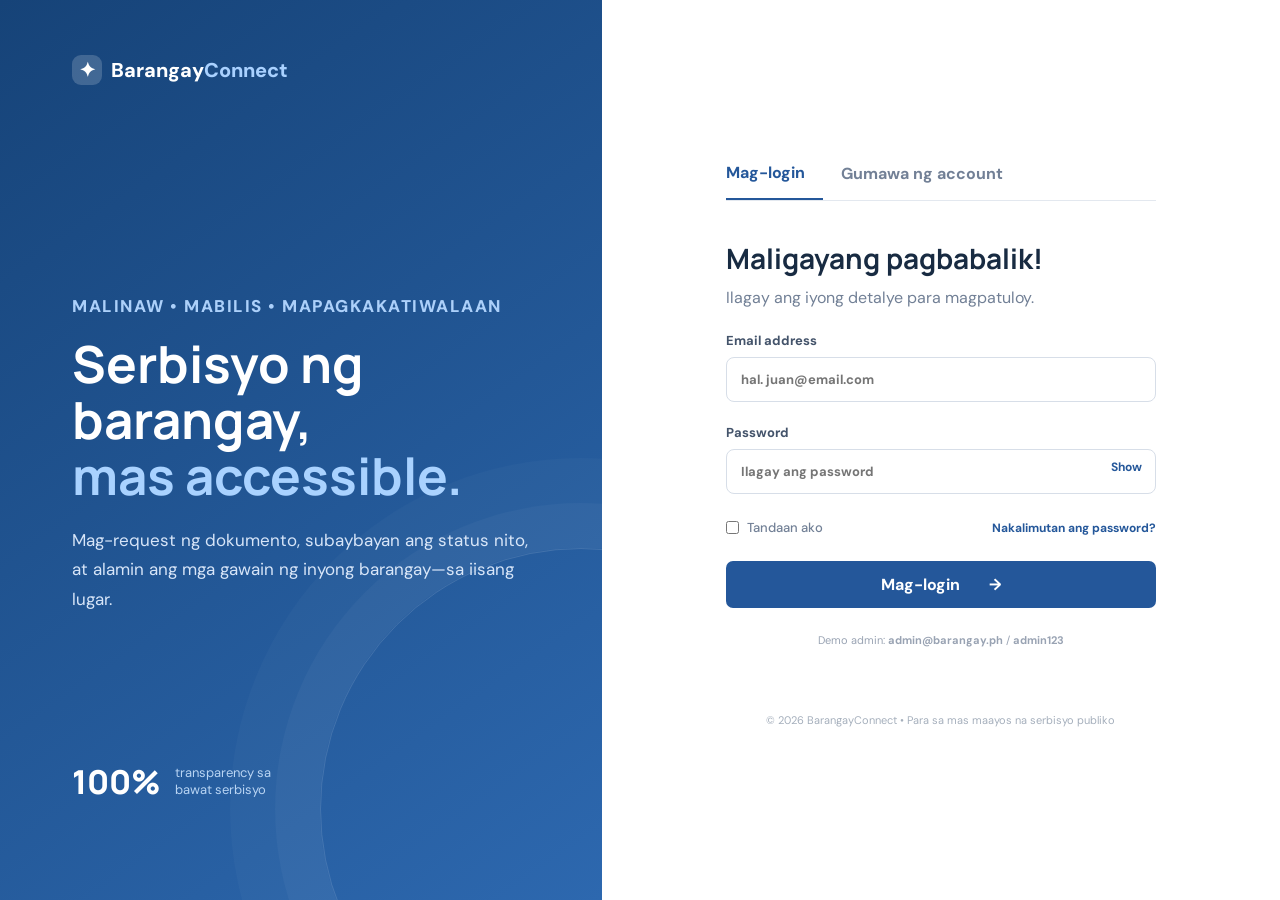
<file: index.html>
<!DOCTYPE html>
<html lang="tl">
<head>
<meta charset="UTF-8"><meta name="viewport" content="width=device-width, initial-scale=1.0"><title>BarangayConnect | Transparency & Requests</title>
<link rel="preconnect" href="https://fonts.googleapis.com"><link rel="preconnect" href="https://fonts.gstatic.com" crossorigin><link href="https://fonts.googleapis.com/css2?family=DM+Sans:wght@400;500;600;700&family=Manrope:wght@700;800&display=swap" rel="stylesheet"><link rel="stylesheet" href="styles.css">
</head>
<body>
<div id="toast" class="toast"></div>
<div id="authView" class="auth-layout"><section class="auth-hero"><div class="brand light"><span class="brand-mark">✦</span><span>Barangay<span>Connect</span></span></div><div class="hero-copy"><p class="eyebrow">MALINAW • MABILIS • MAPAGKAKATIWALAAN</p><h1>Serbisyo ng barangay,<br><em>mas accessible.</em></h1><p>Mag-request ng dokumento, subaybayan ang status nito, at alamin ang mga gawain ng inyong barangay—sa iisang lugar.</p></div><div class="hero-stat"><strong>100%</strong><span>transparency sa bawat serbisyo</span></div></section>
<section class="auth-panel"><div class="auth-card"><div class="mobile-brand brand"><span class="brand-mark">✦</span><span>Barangay<span>Connect</span></span></div><div class="auth-tabs"><button class="auth-tab active" data-auth="login">Mag-login</button><button class="auth-tab" data-auth="signup">Gumawa ng account</button></div>
<div id="loginForm" class="auth-form"><h2>Maligayang pagbabalik!</h2><p class="muted">Ilagay ang iyong detalye para magpatuloy.</p><label>Email address<input id="loginEmail" type="email" placeholder="hal. juan@email.com"></label><label>Password<div class="password-field"><input id="loginPassword" type="password" placeholder="Ilagay ang password"><button type="button" class="toggle-password">Show</button></div></label><div class="form-row"><label class="check"><input type="checkbox"> Tandaan ako</label><a href="#" class="link">Nakalimutan ang password?</a></div><button class="primary full" id="loginBtn">Mag-login <span>→</span></button><p class="demo-note">Demo admin: <b>admin@barangay.ph</b> / <b>admin123</b></p></div>
<div id="signupForm" class="auth-form hidden"><h2>Gumawa ng account</h2><p class="muted">Pumili ng account type. Ito ang gagamitin mo sa susunod na pag-login.</p><label>Account type<select id="signupRole"><option value="citizen">Barangay Citizen</option><option value="admin">Barangay Admin</option></select></label><label>Buong pangalan<input id="signupName" type="text" placeholder="Juan Dela Cruz"></label><label>Email address<input id="signupEmail" type="email" placeholder="juan@email.com"></label><label>Password<input id="signupPassword" type="password" placeholder="Hindi bababa sa 6 na characters"></label><label>Ulitin ang password<input id="signupPassword2" type="password" placeholder="Ilagay ulit ang password"></label><label class="check"><input type="checkbox" id="terms"> Sumasang-ayon ako sa terms at privacy policy</label><button class="primary full" id="signupBtn">Gumawa ng account <span>→</span></button></div></div><p class="copyright">© 2026 BarangayConnect • Para sa mas maayos na serbisyo publiko</p></section></div>
<div id="appView" class="app hidden"><header class="topbar"><div class="brand"><span class="brand-mark">✦</span><span>Barangay<span>Connect</span></span></div><nav id="mainNav"><button class="nav-link active" data-page="home">Overview</button><button class="nav-link" data-page="requests">Aking Requests</button><button class="nav-link" data-page="community">Barangay Updates</button></nav><div class="user-menu"><span id="userName"></span><button id="settingsBtn" class="logout">Settings</button><button id="logoutBtn" class="logout">Lumabas</button></div><button id="mobileMenu" class="mobile-menu">☰</button></header><main class="container">
<section id="homePage" class="page"><div class="welcome"><div><p class="eyebrow">MABUHAY!</p><h1>Kumusta, <span id="welcomeName">Juan</span> <span class="wave">👋</span></h1><p class="muted">Ano ang kailangan mo ngayong araw?</p></div><button class="primary" data-modal="requestModal">+ Bagong request</button></div><div class="notice"><span class="notice-icon">✦</span><div><b>Serbisyo publiko, para sa lahat.</b><p>Lahat ng iyong request at updates ay makikita dito. May tanong? Bisitahin ang aming barangay hall.</p></div><button class="close-notice">×</button></div><div class="section-heading"><div><h2>Mabilis na access</h2><p class="muted">Piliin ang serbisyo na kailangan mo.</p></div></div><div class="service-grid"><button class="service-card" data-request="Barangay Certificate"><span class="service-icon blue">▤</span><strong>Barangay Certificate</strong><small>Certificate of Residency</small><span class="arrow">→</span></button><button class="service-card" data-request="Certificate of Indigency"><span class="service-icon orange">♧</span><strong>Certificate of Indigency</strong><small>Patunay ng katayuan</small><span class="arrow">→</span></button><button class="service-card" data-request="Business Clearance"><span class="service-icon green">▣</span><strong>Business Clearance</strong><small>Para sa negosyo</small><span class="arrow">→</span></button><button class="service-card" data-request="Other Document"><span class="service-icon purple">＋</span><strong>Ibang dokumento</strong><small>May iba ka bang kailangan?</small><span class="arrow">→</span></button></div><div class="section-heading"><div><h2>Snapshot ng requests</h2><p class="muted">Tingnan ang status ng iyong mga request.</p></div><button class="text-button" data-page="requests">Tingnan lahat →</button></div><div class="stats-grid"><div class="stat-card"><span class="stat-icon blue">♧</span><div><small>Pending</small><strong id="pendingCount">0</strong></div></div><div class="stat-card"><span class="stat-icon orange">◷</span><div><small>In process</small><strong id="processCount">0</strong></div></div><div class="stat-card"><span class="stat-icon green">✓</span><div><small>Completed</small><strong id="completedCount">0</strong></div></div></div></section>
<section id="requestsPage" class="page hidden"><div class="page-title"><div><p class="eyebrow">DOCUMENTATION</p><h1>Aking Requests</h1><p class="muted">Subaybayan ang lahat ng iyong documentation requests.</p></div><button class="primary" data-modal="requestModal">+ Bagong request</button></div><div class="filter-bar"><input id="searchRequests" placeholder="⌕  Maghanap ng request..."><select id="statusFilter"><option value="all">Lahat ng status</option><option>Pending</option><option>In process</option><option>Completed</option></select></div><div id="requestsList" class="request-list"></div></section>
<section id="communityPage" class="page hidden"><div class="page-title"><div><p class="eyebrow">TRANSPARENCY BOARD</p><h1>Barangay Updates</h1><p class="muted">Alamin ang mga aktibidad at proyekto ng barangay.</p></div></div><div id="communityUpdates" class="updates-grid"></div></section></main><footer><span>BarangayConnect</span><span>Open data • Accountable service • Community first</span></footer></div>
<div id="requestModal" class="modal hidden"><div class="modal-box"><button class="modal-close">×</button><p class="eyebrow">NEW REQUEST</p><h2>Mag-request ng dokumento</h2><p class="muted">Punan ang form at ipoproseso ng barangay staff.</p><form id="requestForm"><label>Uri ng dokumento<select id="documentType" required><option value="">Pumili ng dokumento</option><option>Barangay Certificate</option><option>Certificate of Indigency</option><option>Business Clearance</option><option>Other Document</option></select></label><label>Dahilan ng request<textarea id="requestReason" rows="3" required placeholder="Hal. Para sa scholarship application"></textarea></label><label>Para kanino ang dokumento<input id="requestPurpose" required placeholder="Hal. Juan Dela Cruz"></label><div class="form-actions"><button type="button" class="secondary modal-close">Kanselahin</button><button class="primary">I-submit ang request</button></div></form></div></div>
<div id="settingsModal" class="modal hidden"><div class="modal-box"><button class="settings-close modal-close">×</button><p class="eyebrow">ACCOUNT SETTINGS</p><h2>Palitan ang password</h2><p class="muted">Ang bagong password ay gagamitin sa susunod na pag-login.</p><form id="passwordForm"><label>Current password<input id="currentPassword" type="password" required></label><label>New password<input id="newPassword" type="password" minlength="6" required></label><label>Ulitin ang bagong password<input id="newPassword2" type="password" minlength="6" required></label><div class="form-actions"><button type="button" class="secondary modal-close">Kanselahin</button><button class="primary">I-save ang password</button></div></form></div></div><script src="app.js"></script></body></html>
</file>
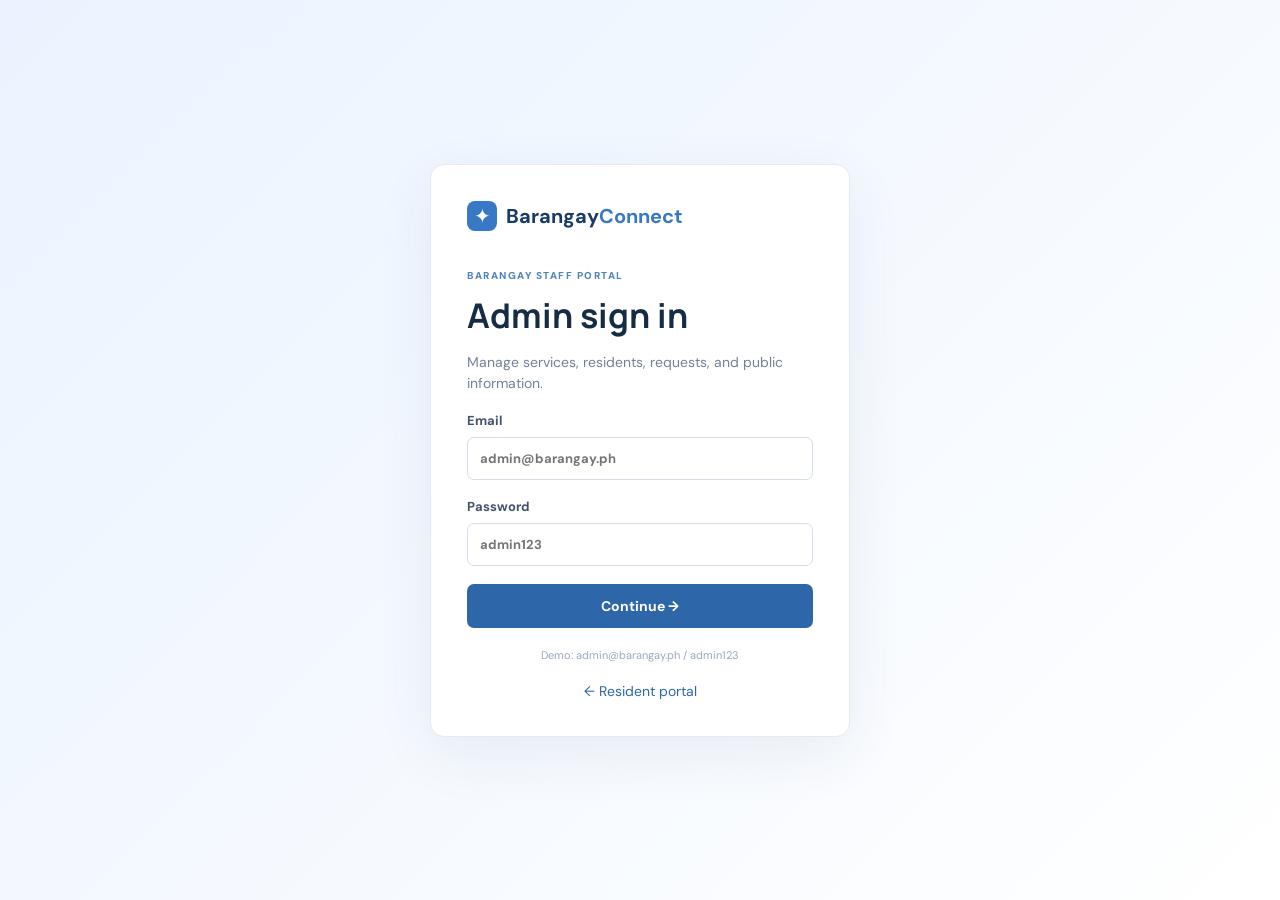
<file: admin.html>
<!doctype html><html lang="tl"><head><meta charset="utf-8"><meta name="viewport" content="width=device-width,initial-scale=1"><title>BarangayConnect — Admin</title><link rel="preconnect" href="https://fonts.googleapis.com"><link href="https://fonts.googleapis.com/css2?family=DM+Sans:wght@400;500;600;700&family=Manrope:wght@700;800&display=swap" rel="stylesheet"><link rel="stylesheet" href="admin.css"></head><body><div id="login" class="login"><div class="login-card"><div class="brand"><span>✦</span><b>Barangay<span>Connect</span></b></div><small class="eyebrow">BARANGAY STAFF PORTAL</small><h1>Admin sign in</h1><p class="muted">Manage services, residents, requests, and public information.</p><label>Email<input id="email" type="email" placeholder="admin@barangay.ph"></label><label>Password<input id="password" type="password" placeholder="admin123"></label><button id="loginBtn" class="primary full">Continue →</button><p class="hint">Demo: admin@barangay.ph / admin123</p><a href="index.html">← Resident portal</a></div></div><div id="app" class="hidden"><header class="header"><div class="brand"><span>✦</span><b>Barangay<span>Connect</span></b><i>ADMIN</i></div><nav><button class="active" data-tab="overview">Overview</button><button data-tab="requests">Requests</button><button data-tab="documents">Documents</button><button data-tab="users">Residents</button><button data-tab="settings">Settings</button></nav><div class="profile"><span id="adminName">Barangay Admin</span><button id="logout">Log out</button></div></header><main><div class="topline"><div><small class="eyebrow">BARANGAY MANAGEMENT</small><h1 id="title">Good morning, Admin.</h1><p class="muted">Here is today's service activity at a glance.</p></div><span class="date" id="today"></span></div><section id="overview" class="tab"><div class="metrics"><div><small>Total requests</small><strong id="total">0</strong><span>all time</span></div><div><small>Needs action</small><strong id="pending">0</strong><span class="warn">pending requests</span></div><div><small>In process</small><strong id="processing">0</strong><span>being reviewed</span></div><div><small>Completed</small><strong id="completed">0</strong><span class="success">resolved requests</span></div></div><div class="columns"><section class="card"><div class="card-head"><div><h2>Recent requests</h2><p class="muted">Review and update citizen submissions.</p></div><button class="outline" data-go="requests">View all</button></div><div id="recentRequests"></div></section><section class="card"><div class="card-head"><div><h2>Quick publish</h2><p class="muted">Share an update with the community.</p></div></div><form id="updateForm"><label>Category<select id="type"><option>PROJECT UPDATE</option><option>ANNOUNCEMENT</option><option>REPORT</option></select></label><label>Headline<input id="headline" required placeholder="Quarterly barangay assembly"></label><label>Details<textarea id="details" rows="3" required placeholder="Write a clear public update..."></textarea></label><button class="primary full">Publish update</button></form></section></div><section class="card updates"><div class="card-head"><div><h2>Published updates</h2><p class="muted">Information currently visible to residents.</p></div></div><div id="updates"></div></section></section><section id="requests" class="tab hidden"><section class="card"><div class="card-head"><div><small class="eyebrow">SERVICE DESK</small><h2>All document requests</h2></div><select id="filter"><option value="all">All statuses</option><option>Pending</option><option>In process</option><option>Completed</option></select></div><input id="search" class="search" placeholder="Search by request, ID, or purpose"><div id="allRequests"></div></section></section><section id="documents" class="tab hidden"><section class="card"><div class="card-head"><div><small class="eyebrow">CERTIFICATE CENTER</small><h2>Upload certificate or file</h2><p class="muted">Upload a completed document for a citizen request. The resident can download it from the Citizen Document Center.</p></div></div><form id="fileForm" class="upload-form"><label>Request ID<input id="fileRequest" required placeholder="REQ-2026-001"></label><label>Document title<input id="fileTitle" required placeholder="Certificate of Indigency"></label><label>Select file<input id="fileInput" type="file" accept=".pdf,.doc,.docx,.jpg,.jpeg,.png" required></label><button class="primary">Upload document</button></form></section><section class="card"><h2>Uploaded documents</h2><div id="files"></div></section></section><section id="users" class="tab hidden"><section class="card"><div class="card-head"><div><small class="eyebrow">ACCESS CONTROL</small><h2>Registered accounts</h2></div><button id="newUser" class="primary">+ Add account</button></div><input id="userSearch" class="search" placeholder="Search residents and admins"><div class="table-wrap"><table><thead><tr><th>Name</th><th>Email</th><th>Role</th><th>Action</th></tr></thead><tbody id="userRows"></tbody></table></div></section></section><section id="settings" class="tab hidden"><section class="card narrow"><small class="eyebrow">ACCOUNT SETTINGS</small><h2>Change admin password</h2><form id="passwordForm"><label>Current password<input id="oldPass" type="password" required></label><label>New password<input id="newPass" type="password" minlength="6" required></label><label>Confirm new password<input id="newPass2" type="password" minlength="6" required></label><button class="primary">Save password</button></form></section></section></main></div><div id="toast" class="toast"></div><script src="admin.js"></script></body></html>
</file>
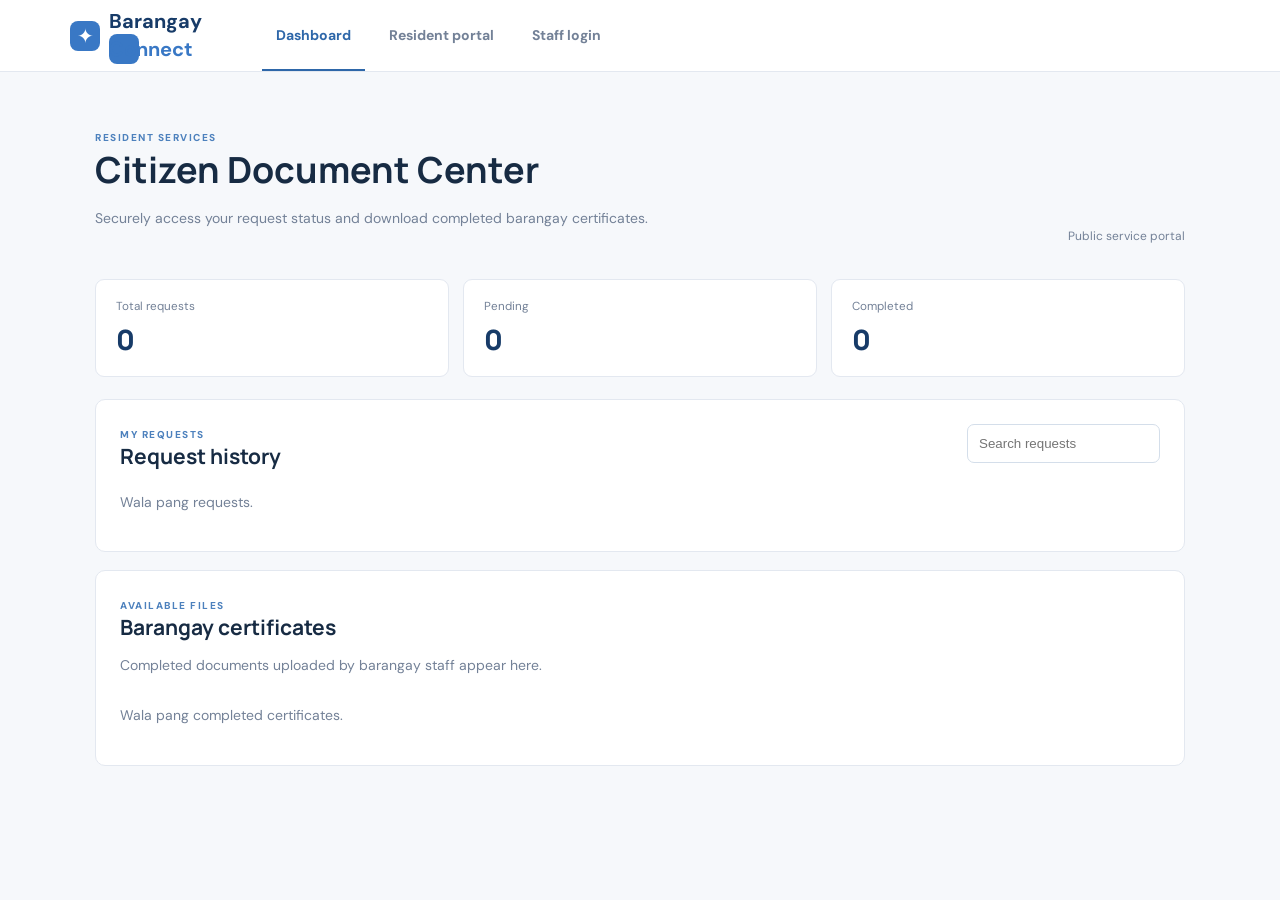
<file: citizen.html>
<!doctype html><html lang="tl"><head><meta charset="utf-8"><meta name="viewport" content="width=device-width,initial-scale=1"><title>BarangayConnect — Citizen Document Center</title><link rel="preconnect" href="https://fonts.googleapis.com"><link href="https://fonts.googleapis.com/css2?family=DM+Sans:wght@400;600;700&family=Manrope:wght@700;800&display=swap" rel="stylesheet"><link rel="stylesheet" href="citizen.css"></head><body><header><div class="brand"><span>✦</span><b>Barangay<span>Connect</span></b></div><nav><a class="active" href="citizen.html">Dashboard</a><a href="index.html">Resident portal</a><a href="admin.html">Staff login</a></nav></header><main><div class="hero"><div><small>RESIDENT SERVICES</small><h1>Citizen Document Center</h1><p>Securely access your request status and download completed barangay certificates.</p></div><span class="date">Public service portal</span></div><section class="cards"><div><small>Total requests</small><strong id="total">0</strong></div><div><small>Pending</small><strong id="pending">0</strong></div><div><small>Completed</small><strong id="completed">0</strong></div></section><section class="panel"><div class="panel-head"><div><small>MY REQUESTS</small><h2>Request history</h2></div><input id="search" placeholder="Search requests"></div><div id="requests"></div></section><section class="panel"><div class="panel-head"><div><small>AVAILABLE FILES</small><h2>Barangay certificates</h2><p>Completed documents uploaded by barangay staff appear here.</p></div></div><div id="files"></div></section></main><script src="citizen.js"></script></body></html>
</file>
<file: styles.css>
:root{--navy:#173b68;--blue:#24579a;--sky:#edf4ff;--ink:#182b42;--muted:#728096;--line:#e3e8ef;--orange:#e89045;--green:#27835d;--shadow:0 12px 35px rgba(24,43,66,.08)}*{box-sizing:border-box}body{margin:0;color:var(--ink);font-family:'DM Sans',sans-serif;background:#f7f9fc}button,input,select,textarea{font:inherit}button{cursor:pointer;border:0}h1,h2,p{margin-top:0}h1,h2{font-family:Manrope,sans-serif}.hidden{display:none!important}.brand{display:flex;align-items:center;gap:9px;font-weight:800;font-size:20px;color:var(--navy)}.brand>span:last-child>span{color:#3d77c5}.brand-mark{display:grid;place-items:center;color:#fff;background:#3470bc;width:30px;height:30px;border-radius:9px;font-size:20px}.brand.light{color:#fff}.brand.light .brand-mark{background:rgba(255,255,255,.18)}.brand.light>span:last-child>span{color:#a9d1ff}.auth-layout{min-height:100vh;display:grid;grid-template-columns:47% 53%;background:#fff}.auth-hero{padding:55px 12%;color:#fff;background:linear-gradient(145deg,#164378,#2d68af);position:relative;overflow:hidden}.auth-hero:after{content:'';position:absolute;width:520px;height:520px;border:1px solid rgba(255,255,255,.13);border-radius:50%;right:-240px;bottom:-170px;box-shadow:0 0 0 45px rgba(255,255,255,.03),0 0 0 90px rgba(255,255,255,.025)}.hero-copy{margin-top:23vh;max-width:520px}.eyebrow{font-size:11px;letter-spacing:1.5px;font-weight:800;color:#5587c5;margin-bottom:13px}.auth-hero .eyebrow{color:#acd0fa}.hero-copy h1{font-size:clamp(32px,4vw,54px);line-height:1.1;margin-bottom:22px}.hero-copy h1 em{color:#a9d2ff;font-style:normal}.hero-copy p{font-size:17px;line-height:1.75;color:#d7e5f8}.hero-stat{display:flex;align-items:center;gap:14px;margin-top:16vh;color:#b8d4f3}.hero-stat strong{font:800 33px Manrope;color:#fff}.hero-stat span{font-size:13px;max-width:125px}.auth-panel{display:flex;flex-direction:column;align-items:center;justify-content:center;padding:40px}.auth-card{width:min(430px,100%)}.mobile-brand{display:none}.auth-tabs{display:flex;border-bottom:1px solid var(--line);margin-bottom:38px}.auth-tab{background:none;padding:0 18px 15px;color:var(--muted);font-weight:700}.auth-tab:first-child{padding-left:0}.auth-tab.active{color:var(--blue);border-bottom:2px solid var(--blue)}.auth-form h2{font-size:28px;margin-bottom:8px}.muted{color:var(--muted);line-height:1.6}.auth-form label,.modal-box label{display:block;font-size:13px;font-weight:700;margin:22px 0;color:#43536a}.auth-form input,.modal-box input,.modal-box select,.modal-box textarea,.filter-bar input,.filter-bar select{display:block;width:100%;padding:13px 14px;border:1px solid #d7dee8;border-radius:8px;margin-top:8px;outline:none;color:var(--ink);background:#fff}.auth-form input:focus,.modal-box input:focus,.modal-box textarea:focus{border-color:#4384d3;box-shadow:0 0 0 3px #e6f0ff}.password-field{position:relative}.password-field input{padding-right:60px}.toggle-password{position:absolute;right:8px;top:9px;background:none;color:var(--blue);font-size:12px;font-weight:700}.form-row{display:flex;justify-content:space-between;align-items:center;margin:25px 0;font-size:12px}.check{display:flex!important;align-items:center;gap:8px;font-weight:500!important;margin:0!important;color:var(--muted)!important}.check input{width:auto!important;margin:0!important}.link,.text-button{color:var(--blue);text-decoration:none;font-weight:700;background:none}.primary{background:var(--blue);color:#fff;border-radius:7px;padding:13px 19px;font-weight:700;transition:.2s}.primary:hover{background:#17457f;transform:translateY(-1px)}.primary span{margin-left:25px}.full{width:100%}.demo-note{text-align:center;font-size:11px;color:#99a3b3;margin-top:25px}.copyright{font-size:11px;color:#a5afbc;margin-top:55px}.topbar{height:74px;background:#fff;border-bottom:1px solid var(--line);display:flex;align-items:center;padding:0 max(5%,calc((100% - 1160px)/2));gap:50px;position:sticky;top:0;z-index:5}.topbar nav{display:flex;gap:5px;height:100%;flex:1}.nav-link{background:none;padding:0 16px;color:#718095;font-weight:600;border-bottom:2px solid transparent}.nav-link.active,.nav-link:hover{color:var(--blue);border-bottom-color:var(--blue)}.user-menu{display:flex;align-items:center;gap:18px;font-size:13px;font-weight:700}.logout{background:#f3f6fa;color:#6b788b;border-radius:6px;padding:8px 12px;font-size:12px}.mobile-menu{display:none;background:none;font-size:22px}.container{max-width:1120px;margin:0 auto;padding:55px 30px 80px;min-height:calc(100vh - 140px)}.welcome,.page-title,.section-heading{display:flex;align-items:center;justify-content:space-between;gap:20px}.welcome h1{font-size:34px;margin-bottom:7px}.welcome h1 span:not(.wave){color:var(--blue)}.wave{font-family:initial;font-size:28px}.notice{display:flex;align-items:flex-start;gap:15px;background:#eaf3ff;border:1px solid #d9e8fa;border-radius:9px;padding:17px 20px;margin:43px 0}.notice-icon{display:grid;place-items:center;background:#c9e0fc;color:#3272ba;border-radius:50%;width:28px;height:28px}.notice b{font-size:14px}.notice p{font-size:12px;color:#6d7c91;margin:5px 0 0}.close-notice{margin-left:auto;background:none;color:#7890aa;font-size:20px}.section-heading{margin:35px 0 17px}.section-heading h2{font-size:21px;margin-bottom:6px}.section-heading p{font-size:13px;margin:0}.service-grid{display:grid;grid-template-columns:repeat(4,1fr);gap:15px}.service-card{text-align:left;background:#fff;border:1px solid var(--line);border-radius:10px;padding:20px 17px;position:relative;box-shadow:0 4px 12px rgba(33,55,82,.03);transition:.2s}.service-card:hover{box-shadow:var(--shadow);transform:translateY(-3px)}.service-card strong,.service-card small{display:block}.service-card strong{font-size:14px;margin:17px 0 7px}.service-card small{font-size:11px;color:var(--muted)}.service-icon,.stat-icon{display:grid;place-items:center;width:39px;height:39px;border-radius:10px;font-size:20px}.blue{color:#3579cf;background:#e4efff}.orange{color:#d57a35;background:#fff0e3}.green{color:#23825c;background:#e1f4ea}.purple{color:#7963c1;background:#eee9ff}.arrow{position:absolute;right:16px;bottom:18px;color:#aac1dc;font-weight:bold}.stats-grid{display:grid;grid-template-columns:repeat(3,1fr);gap:15px}.stat-card{background:#fff;border:1px solid var(--line);border-radius:10px;padding:18px;display:flex;align-items:center;gap:14px}.stat-card small{display:block;color:var(--muted);font-size:12px;margin-bottom:4px}.stat-card strong{font:800 25px Manrope}.page-title{margin-bottom:38px}.page-title h1{font-size:35px;margin-bottom:7px}.filter-bar{display:flex;gap:12px;margin-bottom:22px}.filter-bar input{max-width:450px;margin:0}.filter-bar select{width:170px;margin:0}.request-list{display:grid;gap:12px}.request-item{background:#fff;border:1px solid var(--line);border-radius:10px;padding:20px 22px;display:grid;grid-template-columns:1fr auto;align-items:center}.request-item h3{font-size:15px;margin:0 0 7px}.request-item small{color:var(--muted)}.status{font-size:11px;font-weight:700;padding:7px 11px;border-radius:20px}.status.pending{background:#fff2cf;color:#a16e05}.status.in-process{background:#e2efff;color:#2870bd}.status.completed{background:#ddf3e5;color:#21794f}.updates-grid{display:grid;grid-template-columns:repeat(2,1fr);gap:18px}.update-card{background:#fff;border:1px solid var(--line);border-radius:10px;padding:25px}.update-card.featured{background:linear-gradient(135deg,#1d4d88,#3475bf);color:#fff;grid-column:span 2}.update-card h2{font-size:21px;margin:17px 0 10px}.update-card p{color:#6d7d91;line-height:1.65;font-size:13px}.featured p{color:#d8e7f9}.update-card small{color:#8c9aaa;font-size:11px}.featured small{color:#c0d8f1}.tag{display:inline-block;color:#4d8bd3;background:#e8f2ff;border-radius:4px;padding:5px 8px;font-size:10px;font-weight:800}.green-tag{color:#247953;background:#e2f4ea}.orange-tag{color:#b66c2e;background:#fff0e3}footer{display:flex;justify-content:space-between;max-width:1120px;padding:20px 30px;color:#9aa7b7;font-size:11px;margin:auto;border-top:1px solid var(--line)}footer span:first-child{font-weight:bold;color:#53709a}.modal{position:fixed;inset:0;z-index:20;background:rgba(15,35,58,.55);display:grid;place-items:center;padding:20px}.modal-box{position:relative;background:#fff;border-radius:13px;padding:32px;width:min(510px,100%);box-shadow:0 20px 60px #102a4a55}.modal-box h2{font-size:26px;margin-bottom:7px}.modal-close{position:absolute;right:18px;top:15px;background:none;color:#8190a3;font-size:25px}.modal-box textarea{resize:vertical}.form-actions{display:flex;justify-content:flex-end;gap:10px;margin-top:25px}.secondary{background:#f0f3f7;color:#637289;border-radius:7px;padding:13px 19px;font-weight:700}.toast{position:fixed;right:24px;bottom:24px;background:#183d6c;color:#fff;padding:14px 19px;border-radius:8px;box-shadow:var(--shadow);z-index:40;transform:translateY(120px);opacity:0;transition:.3s;font-size:13px}.toast.show{transform:translateY(0);opacity:1}@media(max-width:800px){.auth-layout{grid-template-columns:1fr}.auth-hero{display:none}.auth-panel{padding:30px 22px}.mobile-brand{display:flex;margin-bottom:40px}.topbar{padding:0 20px;gap:0;justify-content:space-between}.topbar nav{display:none;position:absolute;top:74px;left:0;right:0;height:auto;background:#fff;border-bottom:1px solid var(--line);flex-direction:column;padding:10px 20px}.topbar nav.open{display:flex}.nav-link{padding:15px;text-align:left}.user-menu{margin-left:auto;margin-right:12px}.user-menu span{display:none}.mobile-menu{display:block}.container{padding:35px 18px}.welcome,.page-title{align-items:flex-start;flex-direction:column}.welcome h1,.page-title h1{font-size:29px}.service-grid{grid-template-columns:repeat(2,1fr)}.stats-grid{grid-template-columns:1fr}.notice{margin:30px 0}.updates-grid{grid-template-columns:1fr}.update-card.featured{grid-column:auto}footer{padding:20px;flex-direction:column;gap:7px}.filter-bar{flex-direction:column}.filter-bar input,.filter-bar select{max-width:none;width:100%}}@media(max-width:420px){.service-grid{grid-template-columns:1fr}.service-card{min-height:130px}.auth-tabs{margin-bottom:28px}.auth-tab{font-size:12px}}
</file>
<file: admin.css>
:root{--navy:#183b68;--blue:#2e67a9;--ink:#162b44;--muted:#738197;--line:#e4eaf1;--bg:#f6f8fb;--green:#237b56;--orange:#bd741f}*{box-sizing:border-box}body{margin:0;background:var(--bg);color:var(--ink);font:14px 'DM Sans',sans-serif}h1,h2{font-family:Manrope;margin:0 0 8px}h1{font-size:34px}h2{font-size:20px}.hidden{display:none!important}button,input,select,textarea{font:inherit}button{cursor:pointer;border:0}.muted{color:var(--muted);line-height:1.5}.eyebrow{display:block;color:#5082bd;font-size:10px;font-weight:800;letter-spacing:1.5px;margin-bottom:10px}.brand{display:flex;align-items:center;gap:9px;color:var(--navy);font-size:20px}.brand>span{display:grid;place-items:center;background:#3978c5;color:white;border-radius:8px;width:30px;height:30px}.brand b span{color:#3978c5}.brand i{font-style:normal;font-size:10px;background:#e6f0ff;color:#3672b8;padding:5px 8px;border-radius:5px}.login{min-height:100vh;display:grid;place-items:center;background:linear-gradient(135deg,#eaf3ff,#fff);padding:20px}.login-card{width:min(420px,100%);padding:36px;background:#fff;border:1px solid var(--line);border-radius:14px;box-shadow:0 18px 60px #173b6812}.login-card .brand{margin-bottom:38px}.login-card label,.card label{display:block;font-weight:700;font-size:13px;color:#42546b;margin:18px 0}.login-card input,.card input,.card select,.card textarea,.search{width:100%;display:block;margin-top:8px;padding:12px;border:1px solid #d4deea;border-radius:7px;background:#fff;outline:0}.primary{background:var(--blue);color:#fff;border-radius:7px;padding:13px 18px;font-weight:700}.primary:hover{background:#1d4c85}.full{width:100%}.hint{text-align:center;color:#9aa8b8;font-size:11px;margin:20px 0}.login-card a{display:block;text-align:center;color:var(--blue);text-decoration:none}.header{min-height:72px;background:#fff;border-bottom:1px solid var(--line);display:flex;align-items:center;gap:38px;padding:10px max(4%,calc((100% - 1240px)/2));flex-wrap:wrap}.header nav{display:flex;gap:3px;flex:1}.header nav button{background:none;padding:16px 12px;color:var(--muted);font-weight:700;border-bottom:2px solid transparent}.header nav button.active,.header nav button:hover{color:var(--blue);border-bottom-color:var(--blue)}.profile{display:flex;gap:13px;align-items:center;font-weight:700;font-size:12px}.profile button{background:#eef2f7;color:#607087;padding:9px 12px;border-radius:6px}.admin-container,main{max-width:1240px;margin:auto;padding:48px 25px 80px}.topline{display:flex;justify-content:space-between;align-items:end;margin-bottom:34px}.date{color:var(--muted);font-size:12px}.metrics{display:grid;grid-template-columns:repeat(4,1fr);gap:14px;margin-bottom:22px}.metrics>div{background:#fff;border:1px solid var(--line);padding:18px 20px;border-radius:9px}.metrics small,.metrics span{display:block;color:var(--muted);font-size:11px}.metrics strong{display:block;font:800 29px Manrope;color:var(--navy);margin:6px 0}.metrics .warn{color:var(--orange)}.metrics .success{color:var(--green)}.columns{display:grid;grid-template-columns:1.3fr .9fr;gap:18px}.card{background:#fff;border:1px solid var(--line);border-radius:10px;padding:23px;margin-bottom:18px}.card-head{display:flex;justify-content:space-between;gap:15px;align-items:start;margin-bottom:18px}.outline{background:#edf3fb;color:var(--blue);padding:9px 12px;border-radius:6px;font-size:12px;font-weight:700}.request,.file,.update{border-top:1px solid var(--line);padding:15px 0;display:flex;justify-content:space-between;align-items:center;gap:15px}.request:first-child,.file:first-child,.update:first-child{border-top:0}.request b,.file b,.update b{display:block;font-size:13px}.request small,.file small{display:block;color:var(--muted);font-size:11px;margin-top:5px}.request select{padding:8px;border:1px solid #d5dfeb;border-radius:6px;font-size:12px}.pill,.role{padding:5px 9px;border-radius:15px;font-size:10px;font-weight:800}.pending{background:#fff0cf;color:#a66f05}.in-process{background:#e5f0ff;color:#286db4}.completed{background:#def3e7;color:#24794f}.update span{display:inline-block;background:#e7f1ff;color:#3677bd;padding:5px 7px;border-radius:4px;font-size:10px;font-weight:800}.update p{color:var(--muted);font-size:12px;margin:5px 0;line-height:1.45}.delete{background:#fff0f0;color:#b85858;padding:7px 9px;border-radius:6px;font-size:11px}.upload-form{display:grid;grid-template-columns:1fr 1fr;gap:0 16px}.upload-form label:last-of-type,.upload-form button{grid-column:span 2}.narrow{max-width:550px}.table-wrap{overflow:auto}table{width:100%;border-collapse:collapse}th,td{text-align:left;border-bottom:1px solid var(--line);padding:14px 9px;font-size:13px}th{font-size:10px;color:var(--muted);text-transform:uppercase}.role.admin{background:#e7f0ff;color:#286db4}.role.citizen{background:#def3e7;color:#24794f}.toast{position:fixed;right:22px;bottom:22px;background:var(--navy);color:#fff;padding:13px 17px;border-radius:7px;opacity:0;transform:translateY(80px);transition:.25s}.toast.show{opacity:1;transform:translateY(0)}@media(max-width:900px){.header{gap:10px}.header nav{order:3;flex-basis:100%;overflow:auto}.columns{grid-template-columns:1fr}.metrics{grid-template-columns:repeat(2,1fr)}.topline{align-items:start;flex-direction:column;gap:10px}}@media(max-width:540px){.metrics{grid-template-columns:1fr}.upload-form{display:block}.admin-container,main{padding:30px 16px}.profile span{display:none}}
</file>
<file: citizen.css>
:root{--navy:#173b68;--blue:#2e67a9;--ink:#172b43;--muted:#738197;--line:#e3e8f0}*{box-sizing:border-box}body{margin:0;background:#f6f8fb;color:var(--ink);font:14px 'DM Sans',sans-serif}h1,h2{font-family:Manrope;margin:0 0 8px}.brand{display:flex;align-items:center;gap:9px;color:var(--navy);font-size:20px}.brand span{display:grid;place-items:center;background:#3978c5;color:#fff;width:30px;height:30px;border-radius:8px}.brand b span{color:#3978c5}header{height:72px;background:#fff;border-bottom:1px solid var(--line);display:flex;align-items:center;gap:60px;padding:0 max(5%,calc((100% - 1140px)/2))}nav{display:flex;gap:10px}nav a{padding:25px 14px;text-decoration:none;color:var(--muted);font-weight:700;border-bottom:2px solid transparent}nav a.active,nav a:hover{color:var(--blue);border-bottom-color:var(--blue)}main{max-width:1140px;margin:auto;padding:55px 25px}.hero{display:flex;justify-content:space-between;align-items:end;margin-bottom:35px}.hero small,.panel-head>div>small{color:#4d81bd;font-size:10px;letter-spacing:1.5px;font-weight:800}.hero h1{font-size:36px}.hero p,.panel p{color:var(--muted);line-height:1.55}.date{color:var(--muted);font-size:12px}.cards{display:grid;grid-template-columns:repeat(3,1fr);gap:14px;margin-bottom:22px}.cards>div{background:#fff;border:1px solid var(--line);border-radius:9px;padding:18px 20px}.cards small{display:block;color:var(--muted)}.cards strong{display:block;font:800 28px Manrope;margin-top:6px;color:var(--navy)}.panel{background:#fff;border:1px solid var(--line);border-radius:10px;padding:24px;margin-bottom:18px}.panel-head{display:flex;justify-content:space-between;align-items:start;gap:20px;margin-bottom:12px}.panel-head input{padding:11px;border:1px solid #d4deea;border-radius:7px}.panel article{border-top:1px solid var(--line);padding:16px 0;display:flex;justify-content:space-between;align-items:center}.panel article:first-child{border-top:0}.panel article b{display:block}.panel article small{display:block;color:var(--muted);font-size:11px;line-height:1.6;margin-top:4px}.status{padding:6px 9px;border-radius:15px;font-size:10px;font-weight:800}.pending{background:#fff0cf;color:#a66f05}.in-process{background:#e5f0ff;color:#286db4}.completed{background:#def3e7;color:#24794f}.download{background:#e7f1ff;color:#286db4;border:0;padding:9px 12px;border-radius:6px;font-weight:700}.muted{color:var(--muted)}@media(max-width:700px){header{padding:0 16px;gap:15px;overflow:auto}header nav{gap:0}nav a{padding:25px 8px;font-size:12px;white-space:nowrap}.hero{align-items:start;flex-direction:column;gap:10px}.hero h1{font-size:29px}.cards{grid-template-columns:1fr}main{padding:35px 16px}.panel-head{flex-direction:column}.panel-head input{width:100%}}
</file>
